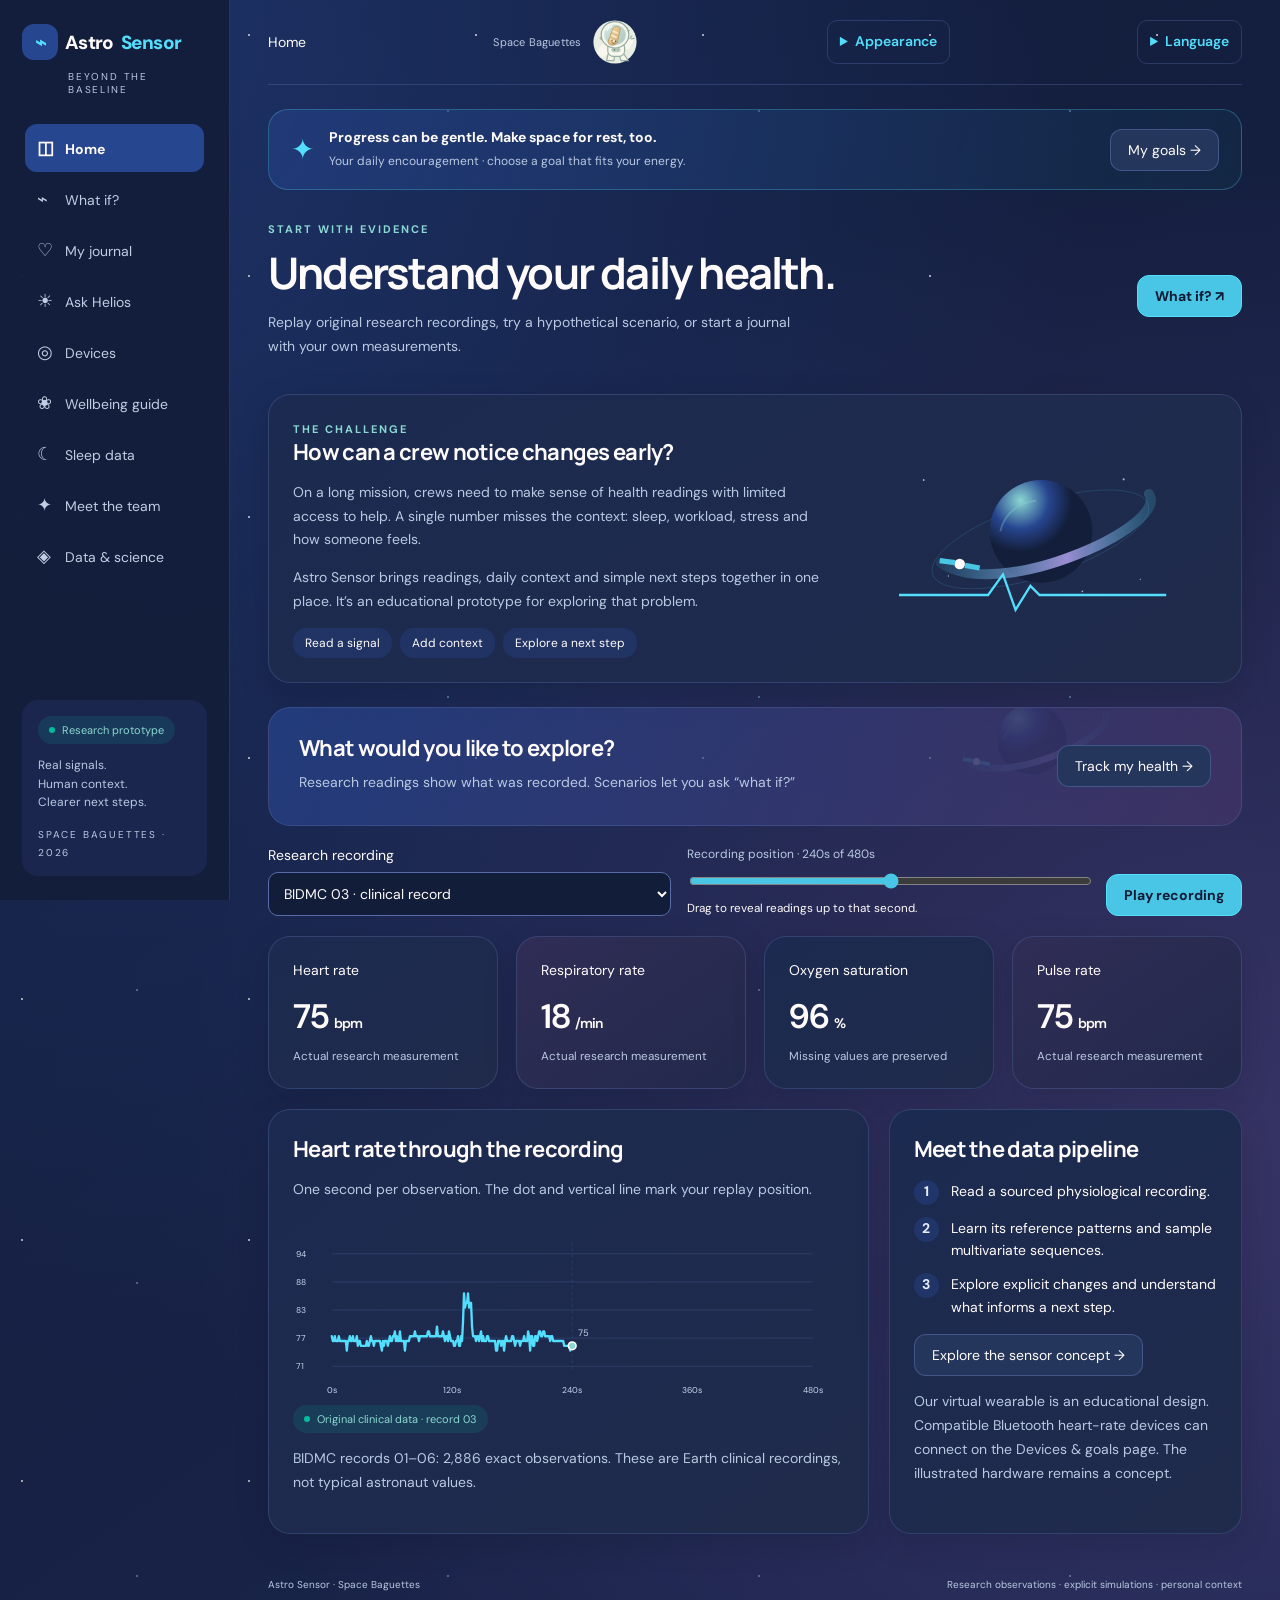
<file: index.html>
<!doctype html>
<!-- Redirects visitors from the repository root to Astro Sensor, with a clickable fallback. -->
<html lang="en"><head><meta charset="utf-8"><meta name="viewport" content="width=device-width,initial-scale=1"><meta http-equiv="refresh" content="0;url=astra-pulse/index.html"><title>ASTRA-PULSE</title></head><body><a href="astra-pulse/index.html">Open ASTRA-PULSE</a></body></html>
</file>
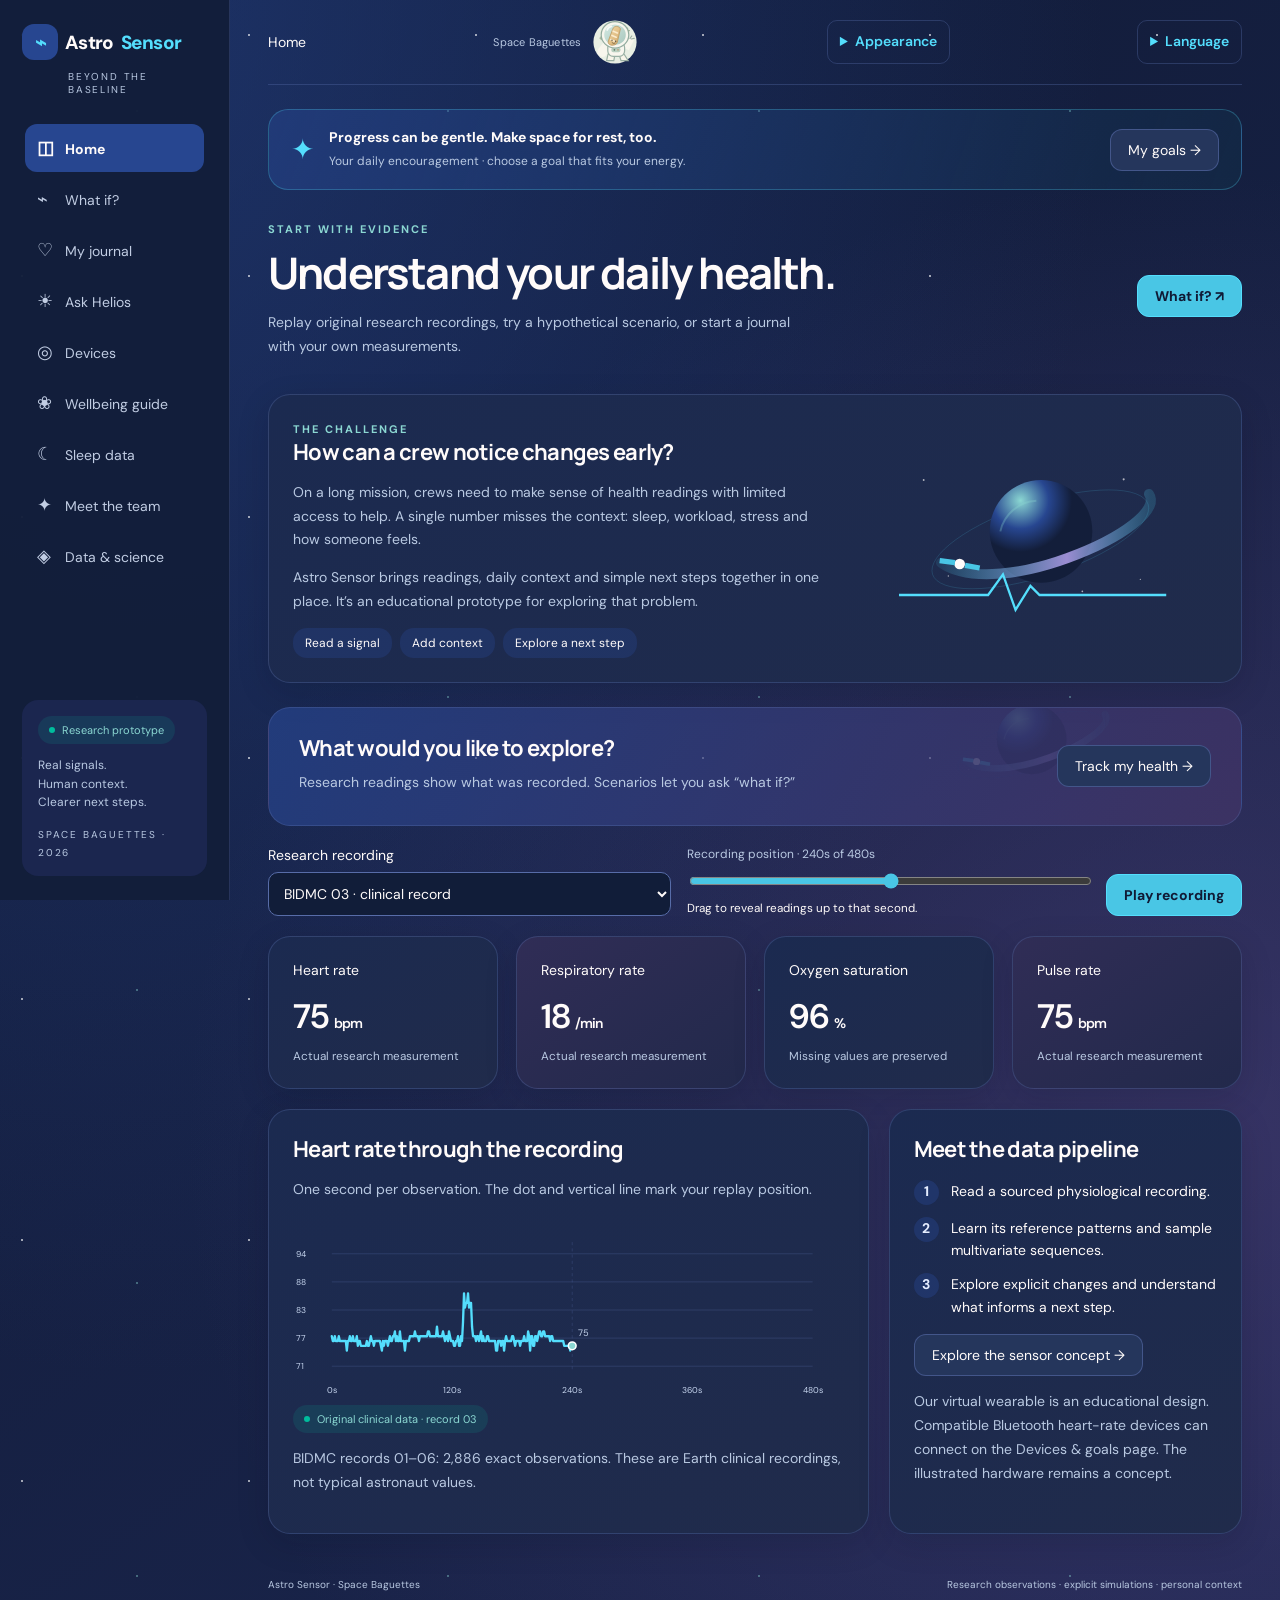
<file: astra-pulse/index.html>
<!doctype html>
<!-- Bootstraps Astro Sensor and loads the browser-based data, models, interface, and translations in dependency order. -->
<html lang="en"><head><meta charset="UTF-8"><meta name="viewport" content="width=device-width,initial-scale=1"><meta name="description" content="Explore real health recordings, interactive scenarios, your personal journal and a 3D wearable concept."><title>Astro Sensor · Crew health, understood</title><link rel="stylesheet" href="style.css?v=20261115-team6"><link rel="stylesheet" href="experience.css?v=20261115-team6"><link rel="stylesheet" href="cuff-model.css?v=20261115-team6"><link rel="stylesheet" href="astro.css?v=20261115-team6"><link rel="stylesheet" href="comfort.css?v=20261115-team6"><link rel="stylesheet" href="mission.css?v=20261115-team6"></head><body><div id="app"></div><script src="research-data.js?v=20261115-team6"></script><script src="sleep-data.js?v=20261115-team6"></script><script src="health-engine.js?v=20261115-team6"></script><script src="cuff-model.js?v=20261115-team6"></script><script src="sleep-model.js?v=20261115-team6"></script><script src="experience.js?v=20261115-team6"></script><script src="astro.js?v=20261115-team6"></script><script src="pulse.js?v=20261115-team6"></script><script src="comfort.js?v=20261115-team6"></script><script src="mission.js?v=20261115-team6"></script><script src="language-detail.js?v=20261115-team6"></script><script src="language-extended.js?v=20261115-team6"></script><script src="language.js?v=20261115-team6"></script></body></html>
</file>
<file: astra-pulse/style.css>
/* Defines the base layout, typography, cards, controls, and responsive styles. */
@import url('https://fonts.googleapis.com/css2?family=DM+Sans:wght@400;500;600;700&family=Manrope:wght@400;500;600;700;800&display=swap');
:root{--ink:#282b3b;--muted:#666c8c;--green:#41486c;--line:#e3e1ea;--bg:#f3f2f7}*{box-sizing:border-box}body{margin:0;background:var(--bg);color:var(--ink);font:14px 'DM Sans',sans-serif}button,input,select{font:inherit}button,a,input,select{accent-color:var(--green)}button{cursor:pointer}button:focus-visible,a:focus-visible,input:focus-visible,select:focus-visible{outline:3px solid #b497df;outline-offset:3px}button{border:1px solid var(--line);border-radius:12px;padding:11px 17px;background:white;color:var(--ink)}button.primary{background:var(--green);color:white;border-color:var(--green)}a{color:var(--green)}h1,h2,h3{font-family:Manrope,sans-serif}h1{font-size:42px;line-height:1.17;letter-spacing:-1.8px;margin:12px 0}h2{font-size:22px;letter-spacing:-.7px;margin:0 0 8px}h3{font-size:15px;margin:0 0 10px}p{line-height:1.7;color:var(--muted)}.shell{display:grid;grid-template-columns:230px 1fr;min-height:100vh}.sidebar{background:#fff;border-right:1px solid var(--line);padding:32px 22px;position:sticky;top:0;height:100vh;display:flex;flex-direction:column}.logo{font-weight:800;font-size:19px;letter-spacing:-.7px;display:flex;align-items:center;gap:10px}.logo i{background:#dfdceb;width:36px;height:36px;display:grid;place-items:center;border-radius:12px;font-style:normal;color:var(--green)}.tiny{font-size:10px;text-transform:uppercase;letter-spacing:1.8px;color:var(--muted)}.sidebar nav{margin-top:45px;display:grid;gap:8px}.sidebar nav button{text-align:left;border:none;background:transparent;color:var(--muted);padding:15px}.sidebar nav button.active{background:#ebe9f1;color:var(--green);font-weight:700}.sidebar nav span{display:inline-block;width:28px;font-size:18px}.sidefoot{margin-top:auto;background:#efeef5;padding:18px;border-radius:16px}.sidefoot p{font-size:12px}.main{padding:0 38px 30px;max-width:1550px;width:100%;margin:auto}.topbar{height:83px;display:flex;align-items:center;justify-content:space-between;border-bottom:1px solid var(--line);gap:12px}.badge{display:inline-flex;align-items:center;gap:7px;border-radius:30px;font-size:11px;padding:7px 11px;background:#e9e7ef;color:var(--green)}.badge:before{content:'';width:6px;height:6px;background:#6e7599;border-radius:50%}.avatar{display:inline-grid;place-items:center;width:36px;height:36px;background:#e9e0f3;border-radius:50%;font-weight:600}.hero{display:flex;justify-content:space-between;align-items:center;padding:33px 0 25px;gap:20px}.hero p{margin:10px 0;max-width:550px}.hero-actions{display:flex;gap:9px}.grid{display:grid;gap:18px}.stats{grid-template-columns:repeat(4,1fr);margin:20px 0}.card{border:1px solid var(--line);border-radius:22px;padding:24px;background:#fff;min-width:0}.stat{background:var(--tint,#fff)}.stat .value{font-size:34px;font-weight:600;letter-spacing:-1.2px;margin:15px 0 7px}.stat small{color:var(--muted)}.row{display:grid;grid-template-columns:1.7fr 1fr;gap:20px;margin-bottom:20px}.cardhead{display:flex;justify-content:space-between;align-items:center;gap:10px}.chart{width:100%;height:auto;display:block}.legend{display:flex;gap:18px;color:var(--muted);font-size:11px;margin-top:10px}.dot{display:inline-block;width:8px;height:8px;background:#6c7395;border-radius:50%;margin-right:5px}.notice{background:#f5eee2;border:1px solid #e7d8bd;border-radius:15px;padding:16px;margin:18px 0;line-height:1.7}.notice strong{display:block}.steps{display:grid;gap:12px;margin:16px 0}.step{display:flex;gap:12px;line-height:1.6}.step b{width:25px;height:25px;flex-shrink:0;background:#e6e4ee;border-radius:50%;text-align:center}.controls{display:flex;flex-wrap:wrap;gap:16px;align-items:end;margin-bottom:18px}.control{display:grid;gap:8px;flex:1;min-width:140px}.control label{font-size:12px;color:var(--muted)}select{width:100%;padding:11px;border:1px solid var(--line);border-radius:10px;background:white;color:var(--ink)}input[type=range]{width:100%}.metriclabel{display:flex;justify-content:space-between}.mission{background:#e9e8ee;overflow:hidden;position:relative;min-height:300px}.space{height:240px;perspective:800px;display:grid;place-items:center;touch-action:none;cursor:grab;background:radial-gradient(ellipse at 50% 60%,#f3f1e4,transparent 60%)}.craft{width:240px;height:130px;position:relative;transform-style:preserve-3d;transform:rotateX(-18deg) rotateY(-28deg);transition:transform .08s}.body{position:absolute;inset:15px 30px;background:linear-gradient(110deg,#fff,#d8d6e1);border-radius:55px;border:2px solid #c1bdcf;box-shadow:inset 0 -18px 20px #b4b0c577;transform:translateZ(30px)}.window{position:absolute;left:72px;top:40px;width:90px;height:45px;border:7px solid #a7a2bb;border-radius:28px;background:linear-gradient(150deg,#729eab,#d0d4e9);transform:translateZ(34px)}.panel{position:absolute;width:90px;height:140px;top:-5px;background:repeating-linear-gradient(0deg,transparent 0 22px,#afbdc9 23px 24px),repeating-linear-gradient(90deg,#829aa9 0 20px,#bfd0da 21px 23px);border:4px solid #b3c4cf;border-radius:6px;transform:translateZ(-5px)}.panel.left{left:-64px}.panel.right{right:-64px}.ring{position:absolute;width:130px;height:180px;left:55px;top:-25px;border:13px solid #c9c6d6;border-radius:50%;transform:rotateY(90deg);background:#e6e3f233}.model-label{position:absolute;bottom:16px;left:22px;font-size:11px;color:var(--muted)}.bottomgrid{grid-template-columns:repeat(3,1fr)}.featureicon{font-size:24px;background:#f0eee5;display:inline-grid;place-items:center;width:44px;height:44px;border-radius:14px;margin-bottom:15px}.realmgrid{grid-template-columns:repeat(3,1fr)}.realm{background:var(--tint);min-height:210px}.realm p{color:#4d526a}.realm button{background:#ffffff88}.eyebrow{color:var(--green);font-size:11px;letter-spacing:2px;text-transform:uppercase;font-weight:700}.banner{padding:25px 30px;border-radius:22px;background:#e2e0eb;display:flex;justify-content:space-between;align-items:center;gap:20px;margin-bottom:20px}.banner p{margin:5px 0}.tablewrap{overflow:auto}table{width:100%;border-collapse:collapse;font-size:12px}td,th{text-align:left;padding:14px 8px;border-bottom:1px solid var(--line)}th{color:var(--muted);font-weight:500}footer{display:flex;justify-content:space-between;color:var(--muted);font-size:10px;padding:24px 0 0;gap:20px}.checkin{display:flex;gap:10px;flex-wrap:wrap}.checkin button.selected{background:#dfdceb;border-color:#7d769b}.statusline{min-height:24px;font-size:12px;color:var(--green)}.breath{width:110px;height:110px;border-radius:50%;background:#dad7e7;margin:20px auto;display:grid;place-items:center}.breath.running{animation:breathe 10s ease-in-out infinite}@keyframes breathe{0%,100%{transform:scale(.8)}40%,60%{transform:scale(1.15)}}@media(min-width:1450px){.main{padding-left:55px;padding-right:55px}}@media(max-width:1100px){.shell{grid-template-columns:185px 1fr}.sidebar{padding:25px 12px}.main{padding:0 22px 25px}.stats{grid-template-columns:repeat(2,1fr)}.row{grid-template-columns:1fr}.realmgrid{grid-template-columns:repeat(2,1fr)}h1{font-size:34px}.hero{align-items:start}}@media(max-width:700px){.shell{display:block}.sidebar{position:static;height:auto;padding:15px}.sidebar nav{display:flex;overflow:auto;margin-top:15px;gap:4px}.sidebar nav button{white-space:nowrap;padding:11px}.sidebar nav span{width:20px}.sidefoot{display:none}.main{padding:0 15px 20px}.hero{display:block;padding-top:25px}.hero-actions{margin-top:15px}.topbar{height:65px}.stats{gap:10px}.card{padding:18px}.stat .value{font-size:28px}.bottomgrid,.realmgrid{grid-template-columns:1fr}.banner{display:block}.badge{font-size:10px}h1{font-size:32px}.cardhead{flex-wrap:wrap}}@media(prefers-reduced-motion:reduce){*{animation:none!important;transition:none!important}}
</file>
<file: astra-pulse/experience.css>
/* Styles the scenario and journal forms, device models, sensor dialogs, and responsive app layout. */
.preset-grid{display:flex;flex-wrap:wrap;gap:10px;margin-bottom:24px}.selected{background:#dfdceb!important;border-color:#827a9f!important;color:#323858!important}.health-inputs{display:grid;grid-template-columns:1fr 1fr;gap:22px 16px}.health-inputs .control{min-width:0}.health-inputs small{line-height:1.5;color:#6d7495;font-size:11px}.health-inputs .metriclabel{flex-wrap:wrap;gap:8px}.health-inputs strong{color:#41486c}.control input[type=number],.control input[type=date],.control textarea{background:#f8f7fa;border:1px solid #dad8e3;border-radius:10px;padding:12px;width:100%;color:var(--ink)}textarea{resize:vertical;min-height:75px}.toggle{display:flex;gap:10px;align-items:center;margin-top:22px;color:var(--ink)}.scenario-layout{grid-template-columns:1fr 1.35fr}.score-number{font-size:48px;letter-spacing:-2px;color:#41486c;font-weight:700}.score-number small{font-size:14px;color:var(--muted);letter-spacing:0;margin-left:6px}.score-parts{display:grid;grid-template-columns:1fr 1fr;gap:18px}.score-parts small{font-size:10px;color:var(--muted);display:block;margin-top:6px}.meter{height:6px;background:#eae9f0;border-radius:8px;margin-top:9px;overflow:hidden}.meter i{height:100%;display:block;background:#9b95b3;border-radius:8px}.mini-stats{display:grid;grid-template-columns:repeat(4,1fr);gap:10px;margin-top:20px}.mini-stats>div{padding:13px 8px;background:#efeef4;border-radius:13px;text-align:center}.mini-stats small{font-size:10px;color:var(--muted)}.mini-stats strong{display:block;font-size:18px;margin-top:8px}.mini-stats strong small{font-weight:400}details{line-height:1.7}summary{cursor:pointer;color:#41486c;font-weight:600}#form-status{color:#41486c;font-size:12px;line-height:1.6;margin-top:15px}.wearable-card{background:#e9e8ee}.wearable-stage{position:relative}.wearable-stage .space{height:340px;background:radial-gradient(ellipse,#faf5e7,transparent 65%)}.wrist-model{position:relative;width:285px;height:220px;transform-style:preserve-3d}.wrist{position:absolute;left:0;top:67px;width:285px;height:105px;background:linear-gradient(180deg,#ead6c1,#d3b69b);border-radius:65px;border:1px solid #c4a58c;transform:translateZ(-15px);box-shadow:inset 0 -15px 25px #b9947666}.watch-band{position:absolute;left:105px;top:32px;width:75px;height:178px;background:repeating-linear-gradient(0deg,#80799e 0 8px,#776f97 9px 10px);border:2px solid #6b6389;border-radius:30px;transform:translateZ(16px);box-shadow:0 12px 12px #37314d26}.watch-case{position:absolute;left:79px;top:48px;width:127px;height:143px;transform:translateZ(37px);background:linear-gradient(145deg,#f0eee1,#b1adc3);border:3px solid #b2adc4;border-radius:32px;box-shadow:6px 10px 0 #a5a0ba,12px 17px 18px #494e6533;transform-style:preserve-3d}.watch-screen{position:absolute;inset:9px;border-radius:24px;background:linear-gradient(140deg,#33384f,#21263c);padding:14px 10px;color:#dad6e9;transform:translateZ(5px)}.watch-screen>small{font-size:7px;letter-spacing:1px;display:block;text-align:center}.watch-screen>strong{display:block;margin-top:16px;font-size:29px;text-align:center}.watch-screen strong span{font-size:10px;font-weight:400}.watch-screen svg{width:100%;margin-top:8px}.sensor-dot{position:absolute;z-index:3;border:2px solid white;width:27px;height:27px;padding:0;border-radius:50%;background:#a7a0c5;color:#393158;box-shadow:0 0 0 5px #d7d3e688;animation:sensorPulse 2.3s ease-in-out infinite;transform:translateZ(13px);font-size:14px}.sensor-dot.ppg{left:-13px;top:50px}.sensor-dot.oxygen{right:-13px;top:65px;background:#c7b0de}.sensor-dot.eda{left:26px;bottom:-12px;background:#e5c699}.sensor-dot.motion{right:-8px;top:12px;background:#a8c8d5}.sensor-dot.temp{left:9px;top:-13px;background:#e2b4b5}.sensor-dot.active{box-shadow:0 0 0 7px #b3abd288;background:#d5cfed}.sensor-arrows{display:grid;grid-template-columns:1fr 1fr;gap:10px}.sensor-arrow{text-align:left;display:flex;align-items:center;gap:8px;font-size:12px;position:relative;background:#ffffffbb}.sensor-arrow span{font-size:18px}.sensor-arrow i{margin-left:auto;font-style:normal;font-size:18px;color:#797199}.sensor-arrow:before{content:'→';color:#8982a5;font-size:20px}.wearable-card .controls{margin-top:20px}.wearable-card p{font-size:11px}.dialog-close{position:absolute;top:15px;right:15px;padding:5px 12px;font-size:20px}dialog{border:1px solid var(--line);border-radius:25px;padding:34px;max-width:560px;width:calc(100% - 35px);color:var(--ink);box-shadow:0 25px 100px #20253f44}dialog::backdrop{background:#23283e70;backdrop-filter:blur(5px)}dialog h2{padding-right:25px}@keyframes sensorPulse{50%{box-shadow:0 0 0 9px #bdb6d755}}@media(max-width:1200px){.scenario-layout{grid-template-columns:1fr}.wearable-stage .space{height:300px}}@media(max-width:700px){.health-inputs,.score-parts{grid-template-columns:1fr}.mini-stats{grid-template-columns:repeat(2,1fr)}.sensor-arrows{grid-template-columns:1fr}.preset-grid button{font-size:12px;padding:10px}.score-number{font-size:38px}.wrist-model{width:270px}.health-inputs{gap:17px}}
 .sensor-leaders{position:absolute;left:-100px;top:-85px;width:340px;height:340px;overflow:visible;transform:translateZ(13px);pointer-events:none}.sensor-leaders g{pointer-events:all;cursor:pointer}.sensor-leaders g>path{stroke:#9089aa;stroke-width:1.5;fill:none}.sensor-leaders text{font-family:'DM Sans',sans-serif;font-size:10px;fill:#5b5575;font-weight:600}.sensor-leaders g:focus-visible{outline:2px solid #a18abc}.sensor-leaders g:hover>path{stroke:#41486c;stroke-width:3}.sensor-leaders g:hover text{fill:#292f4c}
/* Keep the footer card visible; only navigation scrolls on shorter screens. */
@media (min-width:701px){
 .sidebar{height:100dvh;min-height:0;padding:24px 22px;overflow:hidden}
 .sidebar>.logo,.sidebar>.tiny{flex-shrink:0}
 .sidebar nav{flex:1 1 auto;min-height:0;margin-top:28px;overflow-y:auto;align-content:start;scrollbar-width:thin;padding:3px}
 .sidebar nav button{flex-shrink:0}
 .sidefoot{flex:0 0 auto;margin-top:18px;padding:16px}
 .sidefoot p{margin:12px 0;line-height:1.55}
}
@media (min-width:701px) and (max-width:1100px){.sidebar{padding:20px 12px}}
@media (min-width:701px) and (min-height:601px) and (max-height:800px){
 .sidebar nav{margin-top:20px;gap:4px}
 .sidebar nav button{padding:10px}
 .sidefoot{padding:14px;margin-top:12px}
 .sidefoot p{margin:8px 0;font-size:11px}
 .sidefoot .tiny{font-size:9px;letter-spacing:1px}
}
@media (min-width:701px) and (max-height:600px){
 .sidebar{padding-top:16px;padding-bottom:16px}
 .sidebar nav{margin-top:16px;gap:4px}
 .sidebar nav button{padding:11px}
 .sidefoot{padding:12px;margin-top:12px}
 .sidefoot p{margin:8px 0;font-size:11px}
 .sidefoot .tiny{font-size:9px;letter-spacing:1px}
}
 .team-mascot{display:flex;align-items:center;gap:10px;flex-shrink:0;color:#6d658c;font-size:11px;letter-spacing:.2px}.team-mascot img{display:block;width:48px;height:48px}@media(max-width:700px){.team-mascot{gap:4px}.team-mascot span{display:none}.team-mascot img{width:42px;height:42px}}
 .sensor-leaders g{pointer-events:bounding-box}
@media(max-width:700px){.wearable-stage .space{overflow:clip}.wearable-stage .wrist-model{width:340px;zoom:.85}}
.cuff-accessory{display:block;width:100%;margin:12px 0 20px;padding:16px 18px;background:#f4f3f9;border:1px solid #d8d5e2;border-radius:20px;text-align:left;transition:background .15s,border-color .15s}.cuff-accessory:hover{background:#fff;border-color:#958fae}.cuff-accessory.selected{background:#ebe9f5!important}.cuff-accessory>small{display:block;text-align:center;color:#7e779c;font-size:10px;line-height:1.5}.cuff-caption{display:flex;justify-content:space-between;align-items:center;gap:12px;color:#615a7c;font-size:11px}.cuff-caption .eyebrow{font-size:9px;letter-spacing:1.4px}@media(max-width:700px){.cuff-accessory{padding:13px 10px}.cuff-caption{align-items:start;flex-direction:column;gap:7px}.wearable-stage .wrist-model{width:285px;zoom:.85}}
/* Quiet space backdrop: static stars keep charts and reading distraction-free. */
body {
  background-color: #e7eafb;
  background-image:
    radial-gradient(circle at 22px 35px, #ffffffcc 0 1px, transparent 1.6px),
    radial-gradient(circle at 137px 111px, #6c79b83b 0 .7px, transparent 1.3px),
    radial-gradient(circle at 71px 173px, #ffffffb8 0 .8px, transparent 1.5px),
    radial-gradient(ellipse at 12% 15%, #d8eafa 0%, transparent 55%),
    radial-gradient(ellipse at 90% 65%, #ded5f4 0%, transparent 60%),
    linear-gradient(145deg, #eff3ff, #e5e7fa 50%, #eae1f5);
  background-size: 227px 241px, 311px 293px, 379px 337px, 100% 100%, 100% 100%, 100% 100%;
}
.sidebar { background: #fafafff2; border-right-color: #dcdff0; }
.topbar { border-bottom-color: #cdd3e7; }
.sidefoot { background: #eeedf8; }
.banner { background: #e4e7f5; }
.card { box-shadow: 0 6px 24px #55619a08; }
</file>
<file: astra-pulse/cuff-model.css>
/* Styles the 3D cuff, monitor display, controls, and sensor callout. */
.cuff-3d{background:#ebe9f2;text-align:left;cursor:default;padding:18px 20px;border:1px solid #d5d2e1}.cuff-space{height:228px;display:grid;place-items:center;perspective:850px;touch-action:none;cursor:grab;background:radial-gradient(ellipse,#f9f6e8,transparent 65%);overflow:clip;border-radius:14px}.cuff-rig{width:420px;height:180px;position:relative;transform-style:preserve-3d}.cuff-upper-arm{position:absolute;left:10px;top:60px;width:235px;height:80px;background:linear-gradient(#ead8c1,#d3b698);border:1px solid #c7ab8f;border-radius:44px;box-shadow:inset 0 -12px 20px #b6957526;transform:translateZ(-14px)}.cuff-fabric{position:absolute;left:82px;top:47px;width:94px;height:102px;border:2px solid #716992;background:linear-gradient(105deg,#a6a0bb,#827a9f 50%,#5f6583);border-radius:18px 20px 20px 18px;box-shadow:5px 7px 0 #646a8a66,inset 6px 0 15px #d8d5e466;transform:translateZ(13px);transform-style:preserve-3d}.cuff-seam{position:absolute;inset:9px;border:1px dashed #d3cfe180;border-radius:12px;pointer-events:none}.cuff-fastener{position:absolute;left:11px;right:11px;top:42px;height:22px;border-radius:4px;background:linear-gradient(#6f678e,#4d536e);border:1px solid #5c5676}.cuff-air-tube{position:absolute;inset:0;width:420px;height:180px;transform:translateZ(4px);pointer-events:none}.cuff-monitor{position:absolute;left:288px;top:43px;width:122px;height:111px;border-radius:25px;background:linear-gradient(135deg,#fcfbf2,#d6d4e0);border:2px solid #ada9c0;box-shadow:5px 8px 0 #aba6be,10px 16px 20px #534d6a21;transform:translateZ(27px);transform-style:preserve-3d}.cuff-monitor-screen{position:absolute;left:12px;right:12px;top:13px;height:65px;border-radius:14px;background:linear-gradient(135deg,#33384f,#21263c);color:#dad6e9;display:flex;flex-direction:column;align-items:center;justify-content:center;gap:5px;transform:translateZ(5px);text-align:center;box-shadow:inset 0 1px 3px #181d3755}.monitor-label{font-size:6px;letter-spacing:.8px;line-height:1}.cuff-monitor-screen strong{font-size:19px;font-weight:600;line-height:1;white-space:nowrap;font-variant-numeric:tabular-nums;letter-spacing:-.5px}.cuff-monitor-screen strong span{font-size:12px;color:#afa9c6;font-weight:400;vertical-align:2px}.monitor-unit{font-size:7px;line-height:1;color:#afa9c6}.monitor-power{position:absolute;bottom:9px;left:calc(50% - 9px);width:18px;height:18px;background:#8c86a7;border:1px solid #7a7299;border-radius:50%;display:grid;place-items:center;color:#f1eff8;font-size:11px}.cuff-hotspot{position:absolute;right:-13px;top:23px;width:28px;height:28px;border:2px solid #fff;border-radius:50%;background:#a8a0c7;color:#443b67;padding:0;font-size:15px;box-shadow:0 0 0 5px #cec8e488;animation:sensorPulse 2.3s ease-in-out infinite;transform:translateZ(14px);z-index:3}.cuff-floating-label{position:absolute;left:193px;top:2px;padding:6px 9px;background:#f1eff8bb;border:1px solid #d5d1e3;border-radius:9px;color:#5f587b;font-size:10px;transform:translateZ(28px);z-index:4}.cuff-floating-arrow{position:absolute;inset:0;width:420px;height:180px;transform:translateZ(28px);pointer-events:none}.cuff-model-controls{display:flex;align-items:center;justify-content:space-between;gap:12px;margin:4px 0 14px}.cuff-model-controls button{font-size:11px;padding:8px 12px}.cuff-model-controls span{font-size:10px;color:#7a7399}.cuff-3d>small{display:block;font-size:10px;line-height:1.6;color:#7e769c;text-align:center}.cuff-3d:hover{background:#ebe9f2;border-color:#d5d2e1}@media(max-width:700px){.cuff-3d{padding:15px 10px}.cuff-rig{zoom:.72}.cuff-space{height:190px}.cuff-model-controls{align-items:flex-start;flex-direction:column;gap:9px}}
</file>
<file: astra-pulse/astro.css>
/* Applies the dark space theme and styles the journal, goal controls, and wearable concepts. */
/* Astro Sensor: deep-space surfaces with restrained cyan and violet accents. */
:root{color-scheme:dark;--ink:#fffbfa;--muted:#b9c9e2;--green:#54defd;--line:#576ca85c;--bg:#101a35}
body{background-color:#101a35;background-image:radial-gradient(circle at 22px 35px,#fff9 0 1px,transparent 1.5px),radial-gradient(circle at 137px 111px,#8bd7d266 0 .7px,transparent 1.3px),radial-gradient(ellipse at 10% 0,#27469088,transparent 60%),radial-gradient(ellipse at 95% 70%,#634b8d66,transparent 60%),linear-gradient(145deg,#101a35,#1b264f);background-size:227px 241px,311px 293px,100% 100%,100% 100%,100% 100%}
.sidebar{background:#131e3af7;border-color:#576ca84d}.logo{font-size:19px;gap:7px}.logo span{color:#54defd}.logo i,.featureicon{background:#274690;color:#54defd}.sidebar nav{gap:3px;margin-top:25px}.sidebar nav button{padding:12px;color:#c1cde3}.sidebar nav button.active{background:#274690;color:#fffbfa}.sidebar nav button:hover{background:#27469088}.sidefoot{background:#1b264f}.sidefoot .tiny,.tiny,.team-mascot{color:#b9c9e2}.badge{background:#00bd9d20;color:#8bd7d2}.badge:before{background:#00bd9d}.topbar{border-color:var(--line);flex-wrap:wrap;height:auto;min-height:85px;padding:15px 0;gap:12px}.main{max-width:1600px}.hero{padding-top:32px}h1{font-size:clamp(30px,3.4vw,46px)}h1,h2,h3{color:#fffbfa}p{color:var(--muted)}
.card,.stat,.realm{background:linear-gradient(145deg,#1b2a50,#202b4b);border:1px solid #576ca85c;box-shadow:0 10px 32px #050b1c26}.stat:nth-child(2n),.realm:nth-child(2n){background:linear-gradient(145deg,#302d56,#22294b)}.realm p{color:var(--muted)}.banner{background:linear-gradient(115deg,#274690aa,#443568aa);border:1px solid #576ca85c}.notice,.mini-stats>div,.steps .step b{background:#27469066;color:#e5edff}.notice strong{color:#54defd}.mini-stats small{color:#bed0ec}.meter{background:#576ca84d}.meter i{background:linear-gradient(90deg,#49c6e5,#00bd9d)}.score-number,.health-inputs strong,summary,#form-status,.sensor-arrow i{color:#54defd}.eyebrow{color:#8bd7d2}.selected,.checkin button.selected{background:#274690!important;color:#fffbfa!important;border-color:#54defd!important}
button{background:#25365c;border-color:#576ca899;color:#fffbfa;transition:background .15s}button:hover{background:#324b7b}button.primary{background:#49c6e5;color:#101a35;border-color:#54defd;font-weight:700}button.primary:hover{background:#8beaff}button:focus-visible,a:focus-visible,input:focus-visible,select:focus-visible,summary:focus-visible{outline:3px solid #54defd;outline-offset:4px}a{color:#54defd}.control input[type=number],.control input[type=date],.control input[type=text],.control textarea,select,input,textarea{background:#111d39;color:#fffbfa;border:1px solid #576ca8;border-radius:10px;padding:11px;max-width:100%}input[type=checkbox],input[type=range]{padding:0;accent-color:#49c6e5}.health-inputs small{color:#b9c9e2}.health-inputs input[type=number]{width:100%}th,footer{color:#b9c9e2}.chart text{fill:#c6d5ee}.chart line{stroke:#576ca85c}.chart path[stroke]{stroke:#54defd}.chart circle{fill:#8bd7d2}.chart rect{fill:#576ca822}.chart{overflow:visible}.breath{background:#274690;color:#54defd}dialog{background:#1b264f;color:#fffbfa;border-color:#576ca8}dialog::backdrop{background:#050b1bbd}.sensor-arrow{background:#25365c}.wearable-card,.cuff-3d,.cuff-3d:hover{background:#1b264f;border-color:#576ca8}.wearable-stage .space,.cuff-space{background:radial-gradient(ellipse,#576ca84d,transparent 70%)}.watch-band{background:repeating-linear-gradient(0deg,#576ca8 0 8px,#274690 9px 10px);border-color:#576ca8}.watch-case,.cuff-monitor{background:linear-gradient(145deg,#c7d3ee,#576ca8);border-color:#879dc6}.watch-screen,.cuff-monitor-screen{background:linear-gradient(135deg,#14254c,#0c172b);color:#54defd}.sensor-dot,.cuff-hotspot{background:#49c6e5;color:#101a35}.sensor-dot.oxygen{background:#b8a4f0}.sensor-dot.eda{background:#8bd7d2}.sensor-dot.motion{background:#54defd}.sensor-dot.temp{background:#c3b5ee}.sensor-leaders text{fill:#d2e5ff}.sensor-leaders path{stroke:#8bd7d2}.cuff-fabric{background:linear-gradient(105deg,#576ca8,#274690);border-color:#8294c6}.cuff-fastener{background:#1b264f;border-color:#576ca8}.cuff-floating-label{background:#1b264fe6;color:#bfeefa;border-color:#576ca8}.cuff-model-controls span,.cuff-3d>small{color:#b9c9e2}
.daily-support{display:flex;gap:15px;align-items:center;padding:18px 22px;margin-top:24px;border:1px solid #49c6e54d;border-radius:20px;background:linear-gradient(110deg,#27469080,#00bd9d0d)}.daily-support>span{font-size:28px;color:#54defd}.daily-support p{font-size:12px;margin:5px 0 0}.daily-support button{margin-left:auto;white-space:nowrap}.mode-control{display:flex;align-items:center;gap:8px;font-size:12px}.mode-control select{padding:6px}.pulse-helper{margin-top:26px;padding:20px;border:1px solid #54defd66;border-radius:20px;background:#142342}.pulse-helper summary{font-size:18px}.pulse-helper form{display:flex;gap:10px;flex-wrap:wrap}.pulse-helper label{width:100%}.pulse-helper input{flex:1;min-width:150px}.pulse-helper p{max-width:850px}.technical-section{margin-top:22px}body[data-mode=easy] .technical-section{display:none}.ear-layout{display:grid;grid-template-columns:1fr 1.4fr;gap:25px;margin-top:20px}.ear-space{position:relative;min-height:270px;display:grid;place-items:center;perspective:700px;touch-action:none;cursor:grab;border-radius:22px;background:radial-gradient(ellipse,#576ca860,transparent 70%)}.ear-space>small{position:absolute;bottom:12px;color:#b9c9e2;font-size:11px}.ear-device{width:145px;height:200px;position:relative;transform-style:preserve-3d;transform:rotateY(-25deg) rotateX(-10deg)}.ear-hook{position:absolute;inset:4px 18px 30px 0;border:17px solid #8bd7d2;border-bottom-color:transparent;border-radius:70px;transform:translateZ(-12px);box-shadow:inset 4px 2px 0 #fff5}.ear-pod{position:absolute;right:0;bottom:15px;width:65px;height:110px;border-radius:35px;background:linear-gradient(125deg,#e3edff,#576ca8);border:2px solid #a6bae6;box-shadow:8px 8px 0 #274690;transform:translateZ(15px);display:flex;flex-direction:column;align-items:center;justify-content:center;gap:16px}.ear-pod span{font-size:8px;letter-spacing:2px;color:#1b264f}.ear-pod button{padding:6px 10px;border-radius:50%;background:#00bd9d;color:#101a35}.scroll-reveal.revealed{animation:astroReveal .45s ease-out both}@keyframes astroReveal{from{opacity:.65;transform:translateY(8px)}to{opacity:1;transform:translateY(0)}}
@media(max-width:700px){.ear-layout{grid-template-columns:1fr}.daily-support{padding:15px;flex-wrap:wrap}.daily-support button{margin-left:0}.daily-support>div{flex:1;min-width:190px}.topbar .team-mascot{margin-left:auto}.mode-control{width:100%}.sidebar nav button{padding:11px}.logo{font-size:20px}}
@media(prefers-reduced-motion:reduce){.scroll-reveal.revealed{animation:none}}
.pulse-helper summary small{font-size:11px;color:var(--muted);font-weight:400;margin-left:10px}.pulse-history{display:grid;gap:12px;max-height:420px;overflow:auto;margin:18px 0;overscroll-behavior:contain}.pulse-message{padding:16px 18px;background:#1b2a50;border:1px solid #576ca866;border-radius:16px;max-width:95%}.pulse-message>strong{color:#8bd7d2;font-size:12px}.pulse-message p{margin:8px 0;white-space:pre-wrap}.pulse-message button{margin:5px 5px 0 0;font-size:12px}.pulse-message.pulse-user{margin-left:auto;background:#27469055}.pulse-suggestions{display:flex;gap:8px;flex-wrap:wrap}.pulse-suggestions button{font-size:12px;padding:8px 12px}.pulse-helper input:focus{outline:2px solid #54defd}.pulse-history:empty{display:none}
.hero-actions:empty{display:block;width:210px;min-width:170px;height:140px;background:url('orbit-scene.svg') center/contain no-repeat}.hero:has(.hero-actions:empty)>div:first-child{max-width:850px}.banner{position:relative;overflow:hidden}.banner:after{content:'';position:absolute;right:12%;top:-60px;width:190px;height:190px;background:url('orbit-scene.svg') center/contain no-repeat;opacity:.13;pointer-events:none}.banner>*{position:relative;z-index:1}@media(max-width:700px){.hero-actions:empty{width:100%;height:100px;margin-top:0;background-position:right center}.hero:has(.hero-actions:empty)>div:first-child{max-width:100%}}
</file>
<file: astra-pulse/comfort.css>
/* Styles the light theme, reading mode, wellbeing activities, team portraits, and science cards. */
:root{--comfort-panel:#27469055;--comfort-card:#19284a;--comfort-menu:#192848}
.appearance-menu{position:relative}.appearance-menu>summary{padding:9px 12px;border:1px solid var(--line);border-radius:10px}.appearance-menu>div{position:absolute;right:0;top:calc(100% + 8px);width:min(250px,78vw);z-index:5;padding:16px;background:var(--comfort-menu);border:1px solid var(--line);border-radius:15px;box-shadow:0 8px 32px #0003}.appearance-menu .control{margin-bottom:12px}.appearance-menu small{display:block;color:var(--muted);line-height:1.5}
.mission-intro,.movement-layout{display:grid;grid-template-columns:minmax(0,1.5fr) minmax(0,1fr);gap:22px;align-items:center}.mission-intro{margin-bottom:24px}.mission-flow{display:flex;flex-wrap:wrap;gap:8px}.mission-flow span{padding:7px 12px;border-radius:14px;background:var(--comfort-panel);font-size:12px}.mission-illustration{text-align:center;position:relative}.mission-illustration img{width:min(100%,280px);height:auto}.mission-illustration svg{position:absolute;bottom:0;left:12%;width:76%;fill:none;stroke:var(--green);stroke-width:2;stroke-dasharray:280;animation:signal-draw 3s ease-out 1 both}@keyframes signal-draw{from{stroke-dashoffset:280}to{stroke-dashoffset:0}}
.team-grid,.comfort-grid{display:grid;grid-template-columns:repeat(3,minmax(0,1fr));gap:16px;margin-bottom:20px}.comfort-grid{grid-template-columns:repeat(2,minmax(0,1fr))}.team-profile{display:flex;flex-direction:column;align-items:start}.team-profile p{margin:5px 0}.team-portrait{display:grid;place-items:center;width:100%;aspect-ratio:4/3;overflow:hidden;margin:0 0 16px;border-radius:18px;background:var(--comfort-panel);border:1px solid var(--line)}.team-portrait img{display:block;width:100%;height:100%;min-height:0;object-fit:cover}.team-profile .team-blurb{margin-top:14px}.team-blurb strong{display:block;margin-bottom:3px;color:var(--ink)}.science-basics h2{margin-top:12px}.science-details>summary{margin-bottom:12px}.science-details .banner{margin-top:18px}.science-details .card{padding:18px}.journal-trends{position:relative}.journal-orbit{float:right;max-width:35%;height:auto;margin:0 4px 10px 12px}.journal-trends .chart{clear:both}.movement-layout{grid-template-columns:minmax(0,140px) minmax(0,1fr)}.movement-figure{width:100%;height:auto}.movement-figure path{transition:d .5s ease-in-out}.comfort-grid .control{min-width:0}
html[data-font=reading] body,html[data-font=reading] h1,html[data-font=reading] h2,html[data-font=reading] h3{font-family:Verdana,Arial,sans-serif;letter-spacing:.025em;word-spacing:.07em}html[data-font=reading] p,html[data-font=reading] li,html[data-font=reading] label{line-height:1.75}
html[data-theme=light]{color-scheme:light;--ink:#202947;--muted:#485575;--green:#195b80;--line:#adb9d5;--comfort-panel:#e2e9ff;--comfort-card:#fff;--comfort-menu:#f7f9ff}
html[data-theme=light] body{background-color:#eef2ff;background-image:radial-gradient(circle at 22px 35px,#6477b655 0 1px,transparent 1.6px),radial-gradient(circle at 137px 111px,#fff 0 1px,transparent 1.5px),linear-gradient(135deg,#e3f1fc,#eee8fa);background-size:227px 241px,311px 293px,100% 100%}
html[data-theme=light] :is(h1,h2,h3,p,th,footer,.tiny,.team-mascot,.sidebar nav button,.health-inputs small,.cuff-3d>small,.cuff-model-controls span){color:var(--ink)}
html[data-theme=light] :is(.sidebar,.card,.stat,.realm,.wearable-card,.cuff-3d,.cuff-3d:hover,.pulse-helper,dialog){background:#f9fbff;color:var(--ink);border-color:var(--line)}
html[data-theme=light] :is(.stat:nth-child(2n),.realm:nth-child(2n),.sidefoot,.banner,.daily-support,.notice,.mini-stats>div,.steps .step b,.featureicon,.logo i,.pulse-message,.pulse-message.pulse-user){background:#e8edfc;color:var(--ink)}
html[data-theme=light] :is(a,summary,.logo span,.eyebrow,.score-number,.health-inputs strong,.notice strong,.sensor-arrow i,.pulse-message>strong,.badge,#form-status){color:#195b80}html[data-theme=light] .badge{background:#d8f2ef}html[data-theme=light] :is(.mini-stats small,.ear-space>small){color:var(--muted)}
html[data-theme=light] :is(button,select,input,textarea,.control input,.control textarea){background:#f5f7ff;color:var(--ink);border-color:#a3b0ce}html[data-theme=light] :is(button.primary,.sidebar nav button.active,.selected){background:#274690!important;color:#fff!important;border-color:#274690!important}html[data-theme=light] button:hover{background:#dce7ff}html[data-theme=light] .chart text{fill:#435578}html[data-theme=light] .chart path[stroke]{stroke:#274690}html[data-theme=light] .chart circle{fill:#167a84}html[data-theme=light] .chart line{stroke:#a3b0ce}html[data-theme=light] .breath{background:#dbe7ff;color:#274690}html[data-theme=light] .sensor-leaders text{fill:#1b264f}html[data-theme=light] .sensor-leaders path{stroke:#274690}
@media(max-width:900px){.team-grid,.comfort-grid{grid-template-columns:1fr}.mission-intro{grid-template-columns:1fr}.mission-illustration img{width:180px}.mission-illustration svg{left:30%;width:40%}}
@media(max-width:480px){.movement-layout{grid-template-columns:100px minmax(0,1fr)}.appearance-menu>div{right:auto;left:0}}
@media(prefers-reduced-motion:reduce){.mission-illustration svg{animation:none}.movement-figure path{transition:none}}
</file>
<file: astra-pulse/mission.css>
/* Styles mission controls, check-in reminders, and the score and chart status indicators. */
.mission-controls{margin:20px 0}.mission-controls .toggle{margin:0}.status-chip{display:block;color:var(--status);font-size:.83rem;letter-spacing:normal;font-weight:700}.health-green{--status:#77e9ad}.health-yellow{--status:#ffdf7c}.health-red{--status:#ff9d87}.health-crimson{--status:#ff8fc4}.health-unknown{--status:var(--muted)}.score-card .score-number{color:var(--status)}.score-card{border-inline-start:4px solid var(--status)}.status-legend{display:flex;flex-wrap:wrap;gap:7px 14px;margin:8px 0;font-size:.78rem}.status-legend span{color:var(--status);font-weight:700}.chart .trend-status{fill:none;stroke:var(--status);stroke-linecap:round}.chart circle.trend-point{fill:var(--status)}.trend-status.health-yellow{stroke-dasharray:7 3}.trend-status.health-red{stroke-dasharray:3 3}.trend-status.health-crimson{stroke-dasharray:1 4}html[data-theme=light] .health-green{--status:#126843}html[data-theme=light] .health-yellow{--status:#785600}html[data-theme=light] .health-red{--status:#a62b23}html[data-theme=light] .health-crimson{--status:#931555}#crew-reminder-banner{position:fixed;z-index:20;right:16px;bottom:16px;width:min(380px,calc(100% - 32px));border:1px solid var(--line);border-inline-start:4px solid var(--green);border-radius:14px;padding:16px;background:var(--comfort-menu);color:var(--ink);box-shadow:0 8px 32px #0005}#crew-reminder-banner p{margin:6px 0 12px}
html[data-theme=light] .chart circle.trend-point{fill:var(--status)}
</file>
